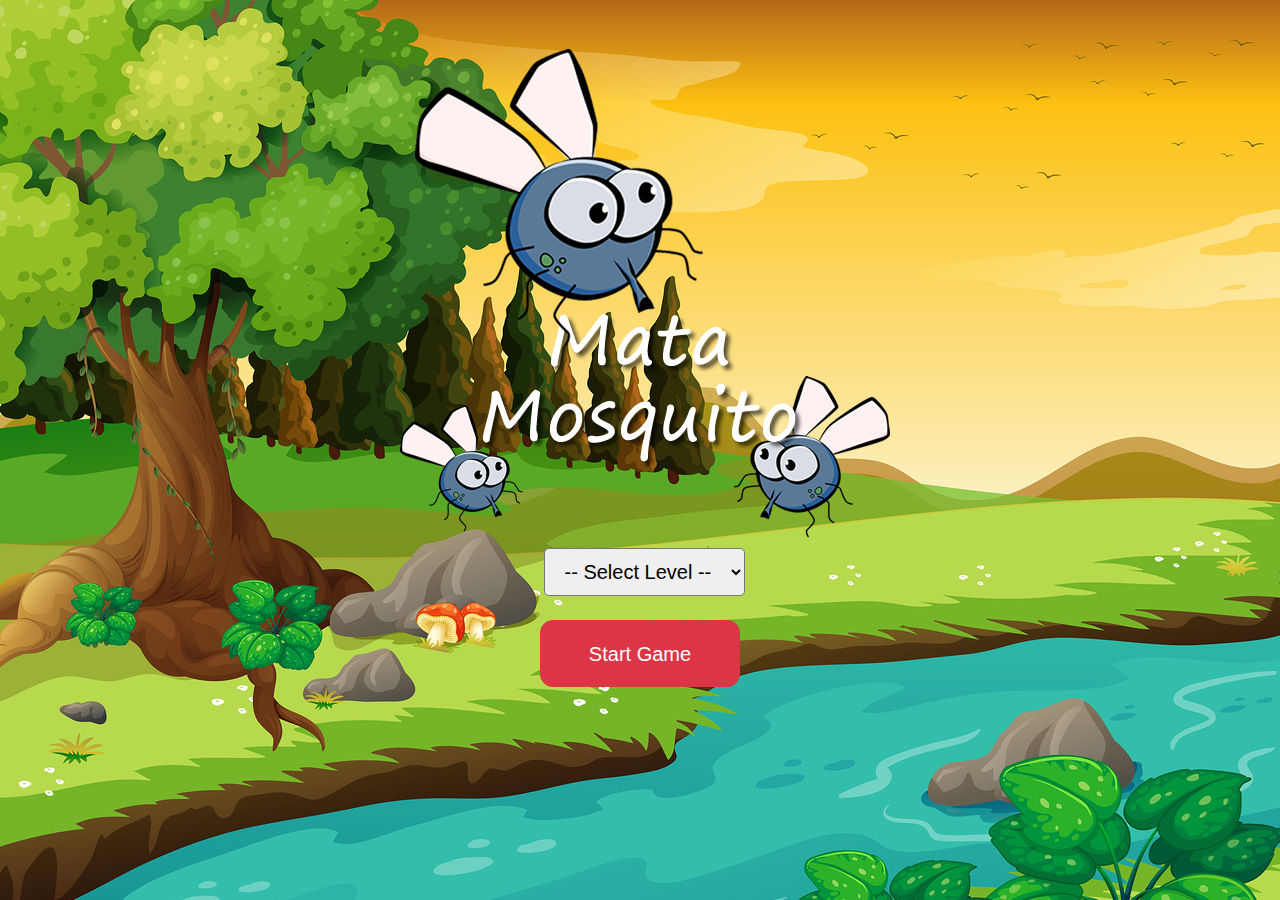
<file: index.html>
<!DOCTYPE html>
<html lang="en">
<head>
   <meta charset="UTF-8">
   <meta name="viewport" content="width=device-width, initial-scale=1.0">
   <title>Document</title>
   <link rel="stylesheet" href="https://cdn.jsdelivr.net/npm/bootstrap@4.0.0/dist/css/bootstrap.min.css" integrity="sha384-Gn5384xqQ1aoWXA+058RXPxPg6fy4IWvTNh0E263XmFcJlSAwiGgFAW/dAiS6JXm" crossorigin="anonymous">

   <link rel="stylesheet" href="style.css">
   <script>
      function startGame() {
         
         var level = document.getElementById('level').value

         if (level === "") {
            alert('Select a level to start game!')
            return false // return false locks the game to don't start unless the user set a available level
         }
         
         window.location.href = 'app.html?' + level
      }
   </script>
</head>
<body>
   <div class="container mt-5">
      <div class="row">
         <div class="col">
            <div class="d-flex justify-content-center">
               <img src="image/game.png" alt="">
            </div>
         </div>
      </div>

      <div class="row">
         <div class="col">
            <div class="d-flex justify-content-center">
               <div class="mb-4 ml-2">
                  <select name="" id="level" class="form-control-lg">
                     <option value="">-- Select Level --</option>
                     <option value="normal">Normal</option>
                     <option value="hard">Hard</option>
                     <option value="chucknorris">Chuck Norris</option>
                  </select>
               </div>
            </div>
         </div>
      </div>
      <div class="row">
         <div class="col">
            <div class="d-flex justify-content-center">
               <button class="btn btn-danger btn-lg" onclick="startGame()">Start Game</button>
            </div>
         </div>
      </div>
   </div>
</body>
</html>
</file>
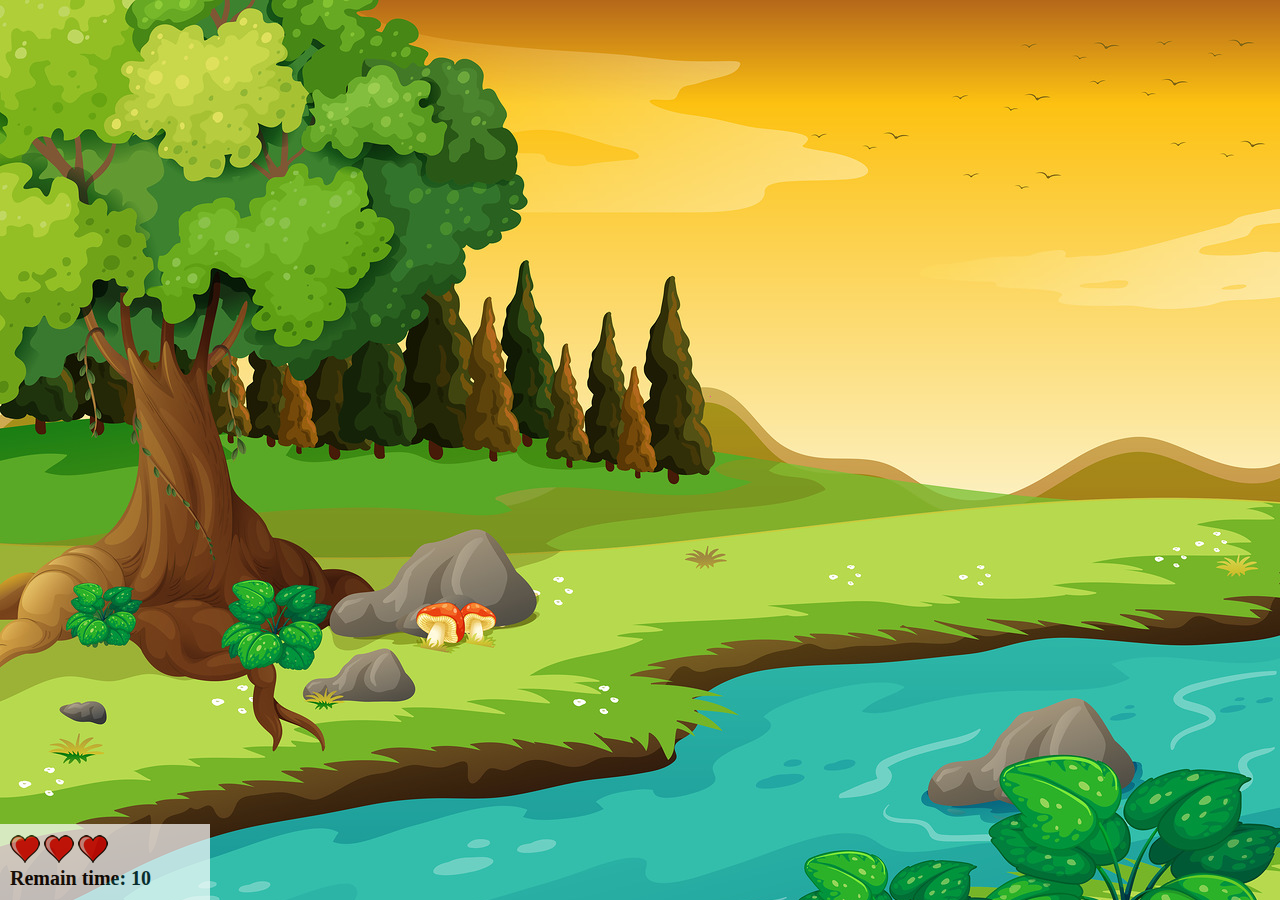
<file: app.html>
<!DOCTYPE html>
<html lang="en">
<head>
   <meta charset="UTF-8">
   <meta name="viewport" content="width=device-width, initial-scale=1.0">
   <title>Mosquito Kill</title>
   <script src="script.js"></script>
   <link rel="stylesheet" href="style.css">
</head>
<body onresize="setTotalGameScreen()">

   <div class="dashboard">
      <div class="lifePoints">
         <img id="v1" src="image/coracao_cheio.png" alt="">
         <img id="v2" src="image/coracao_cheio.png" alt="">
         <img id="v3" src="image/coracao_cheio.png" alt="">
      </div>

      <div class="timer">Remain time: <span id="time"></span></div>
   </div>

   <script>
      document.getElementById('time').innerHTML = time

      var createMosquitos = setInterval(function() {
         randomPosition()
      }, mosquitoRespawnTime)
      
   </script>
</body>
</html>
</file>
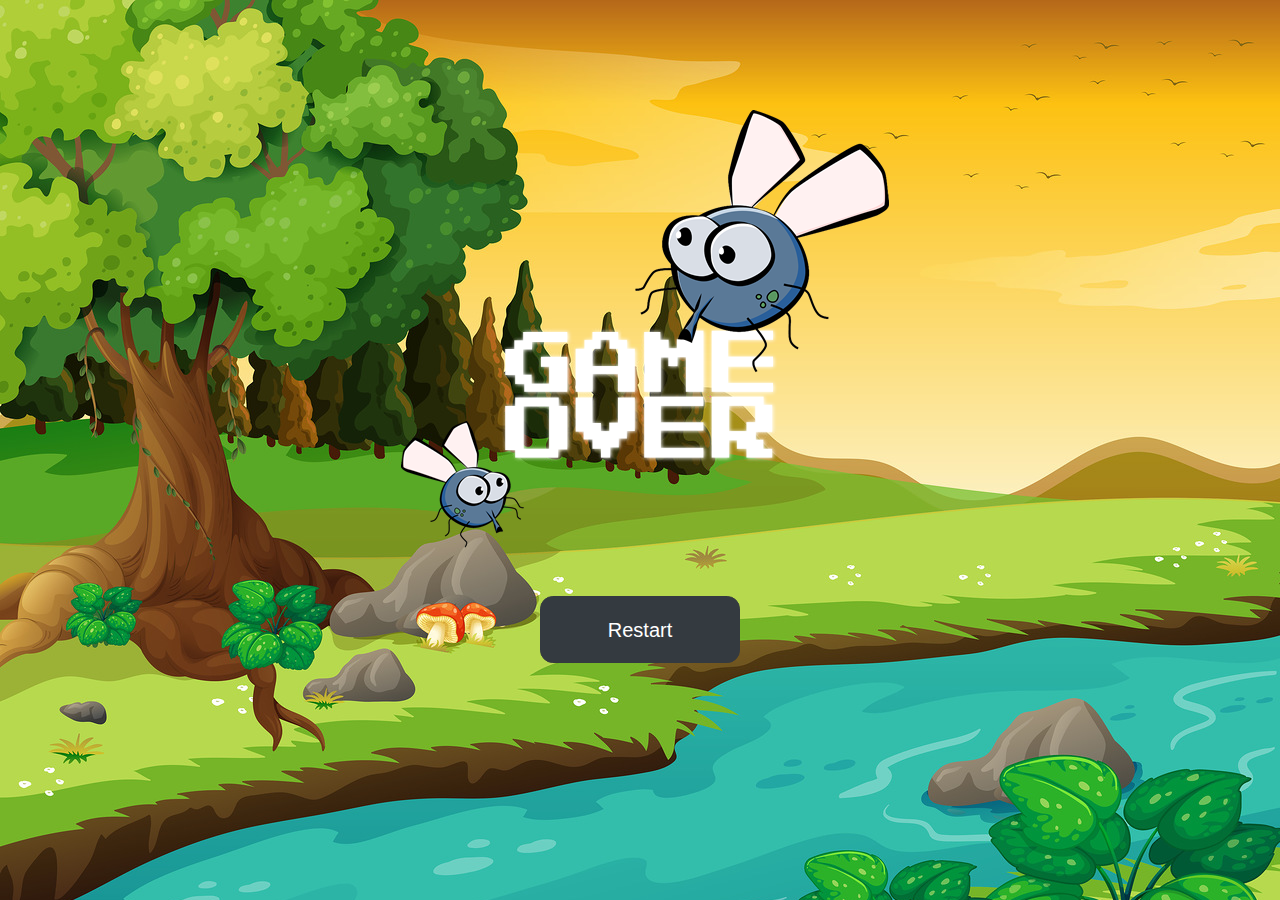
<file: gameover.html>
<!DOCTYPE html>
<html lang="en">
<head>
   <meta charset="UTF-8">
   <meta name="viewport" content="width=device-width, initial-scale=1.0">
   <title>Document</title>
   <link rel="stylesheet" href="https://cdn.jsdelivr.net/npm/bootstrap@4.0.0/dist/css/bootstrap.min.css" integrity="sha384-Gn5384xqQ1aoWXA+058RXPxPg6fy4IWvTNh0E263XmFcJlSAwiGgFAW/dAiS6JXm" crossorigin="anonymous">

   <link rel="stylesheet" href="style.css">
</head>
<body>
   <div class="container mt-5">
      <div class="row">
         <div class="col">
            <div class="d-flex justify-content-center mt-5">
               <img src="image/game_over.png" alt="">
            </div>
         </div>
      </div>

      <div class="row">
         <div class="col">
            <div class="d-flex justify-content-center">
               <button class="btn btn-dark btn-lg" onclick="window.location.href='index.html'">Restart</button>
            </div>
         </div>
      </div>
   </div>
</body>
</html>
</file>
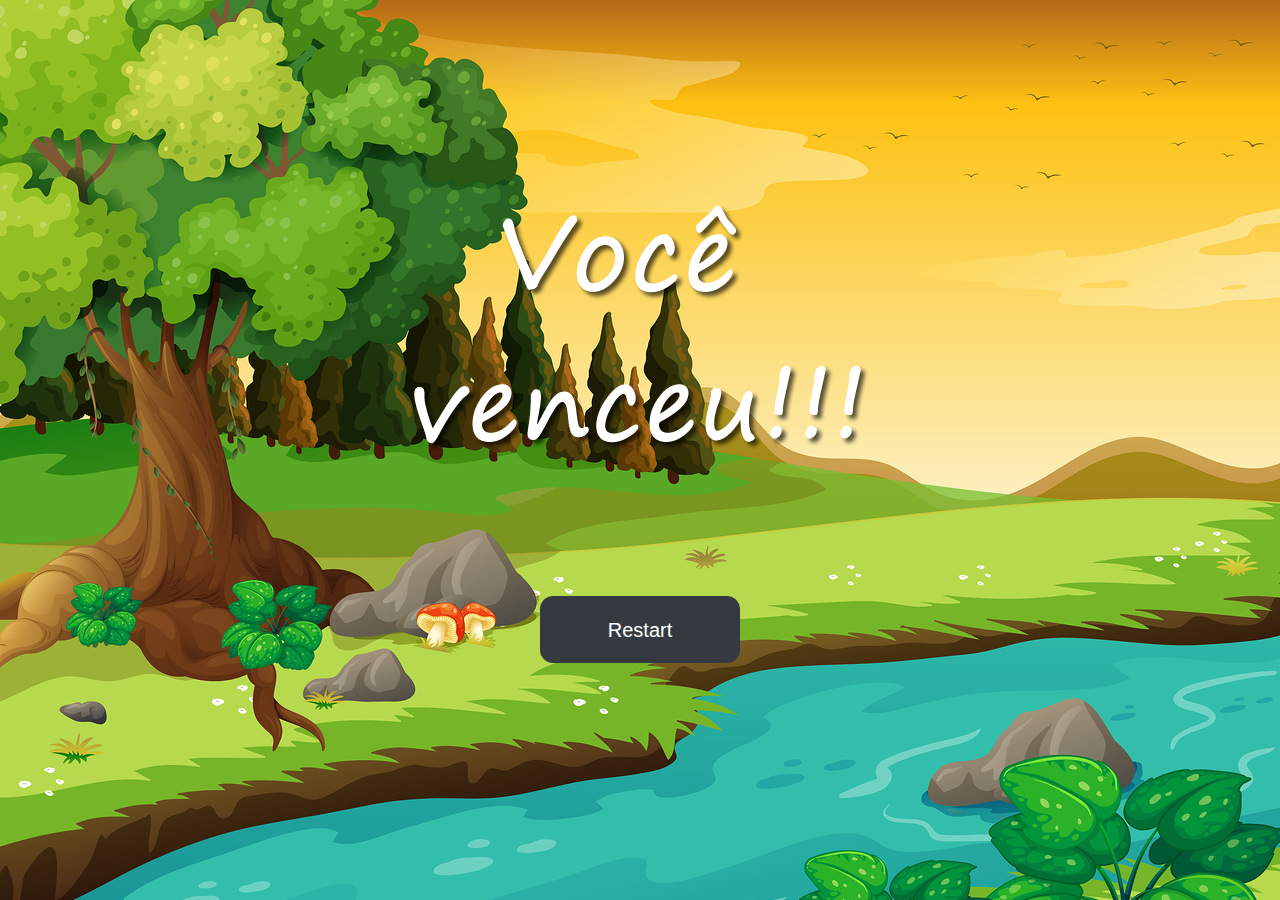
<file: win.html>
<!DOCTYPE html>
<html lang="en">
<head>
   <meta charset="UTF-8">
   <meta name="viewport" content="width=device-width, initial-scale=1.0">
   <title>Document</title>
   <link rel="stylesheet" href="https://cdn.jsdelivr.net/npm/bootstrap@4.0.0/dist/css/bootstrap.min.css" integrity="sha384-Gn5384xqQ1aoWXA+058RXPxPg6fy4IWvTNh0E263XmFcJlSAwiGgFAW/dAiS6JXm" crossorigin="anonymous">

   <link rel="stylesheet" href="style.css">
</head>
<body>
   <div class="container mt-5">
      <div class="row">
         <div class="col">
            <div class="d-flex justify-content-center mt-5">
               <img src="image/vitoria.png" alt="">
            </div>
         </div>
      </div>

      <div class="row">
         <div class="col">
            <div class="d-flex justify-content-center">
               <button class="btn btn-dark btn-lg" onclick="window.location.href='index.html'">Restart</button>
            </div>
         </div>
      </div>
   </div>
</body>
</html>
</file>
<file: style.css>
html {
   cursor: url(image/mata_mosca.png) 25 20, auto;
}

body {
   background-image: url(image/bg.jpg);
   background-repeat: no-repeat;
   background-size: 100%;
}

.btn-group-lg>.btn, .btn-lg {
   width: 200px;
   padding: 1.1rem;
   border-radius: .8rem;
}
/* ------------------------------------------ mosquitos --------------------------------------------- */
.mosquito1 {
   width: 70px;
   height: 70px;
   padding: 10px;
}

.mosquito2 {
   width: 90px;
   height: 90px;
   padding: 10px;
}

.mosquito3 {
   width: 110px;
   height: 110px;
   padding: 10px;
}

.sideA {
   transform: scaleX(1);
}

.sideB {
   transform: scaleX(-1);
}

/*------------------------------------------------ DASHBOARD -------------------------------------------------------------- */

.dashboard {
   position: absolute;
   width: 190px;
   padding: 10px;
   left: 0;
   bottom: 0px;
   border-top: 1px solid #fff;
   background-color: white;
   opacity: .7;
}

.lifePoints {
   float: left;
}

.timer {
   float: left;
   font-size: 20px;
   font-weight: bold;
}
</file>
